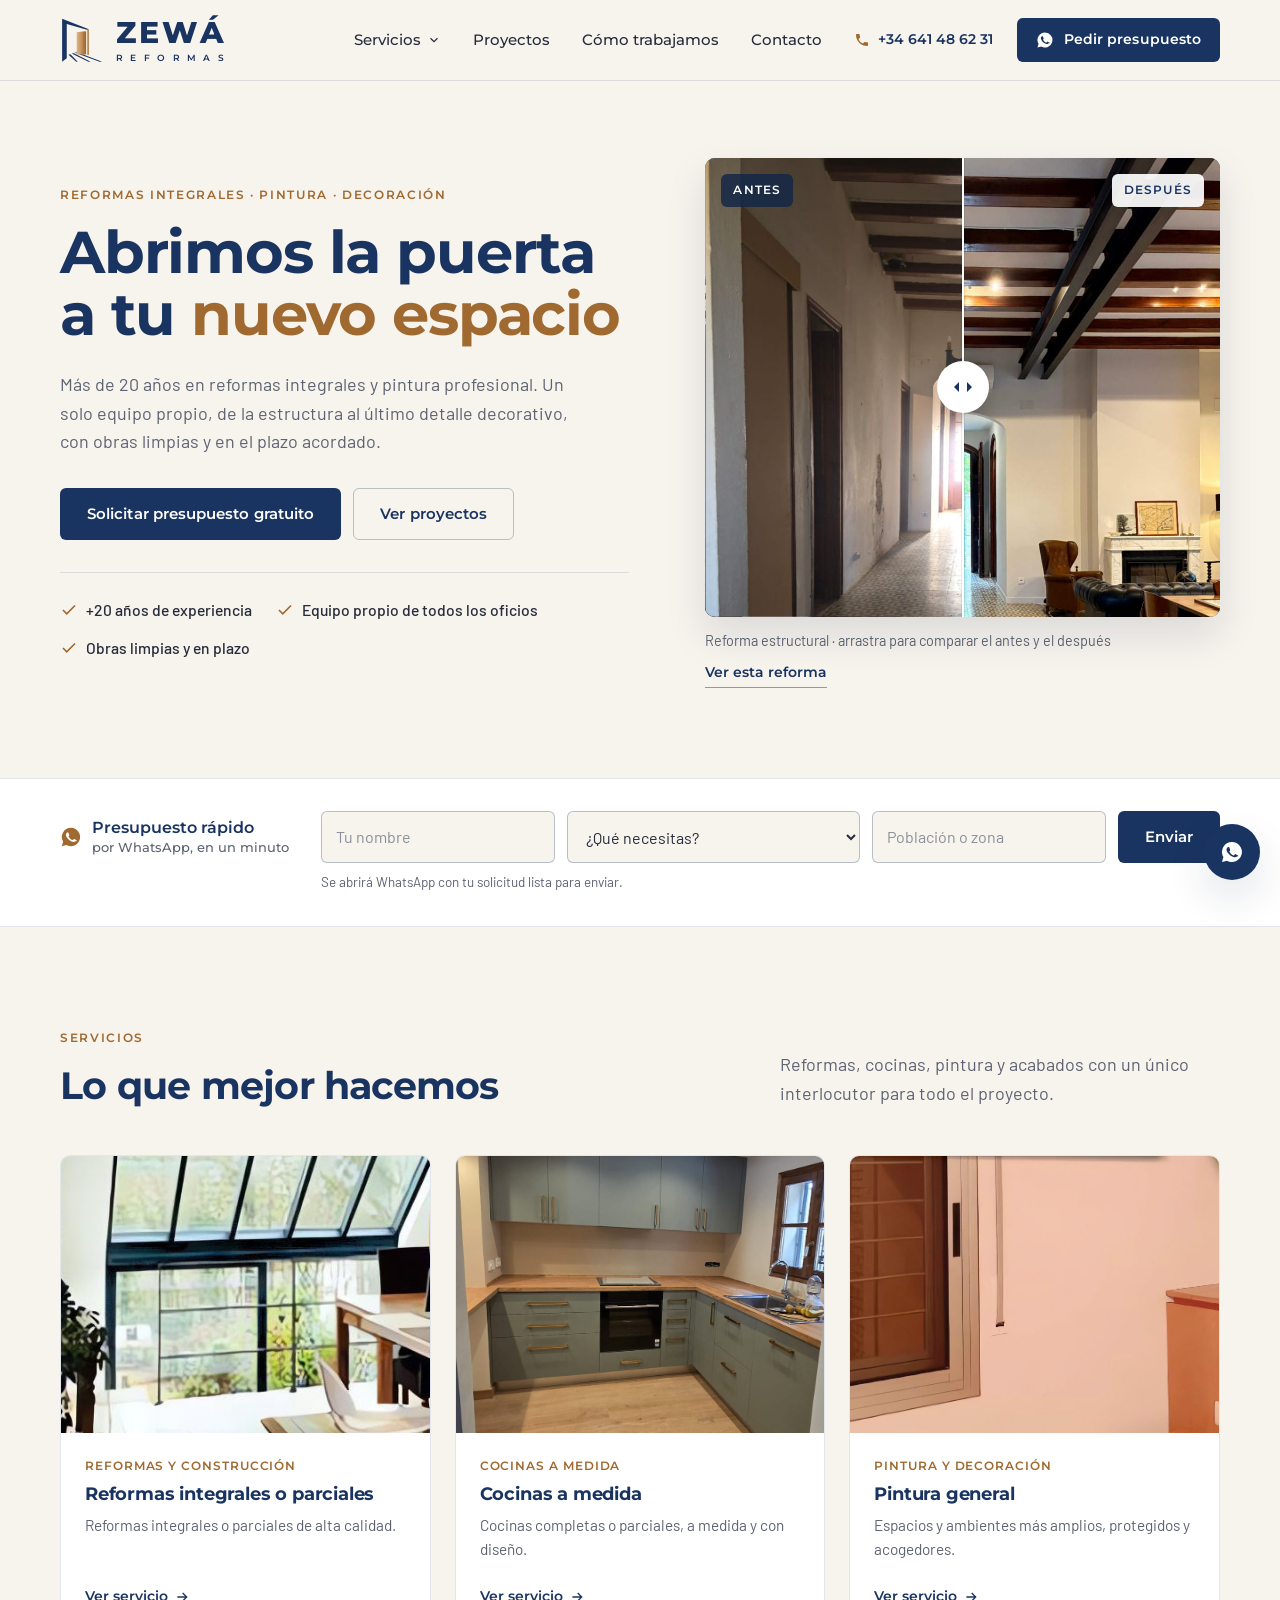
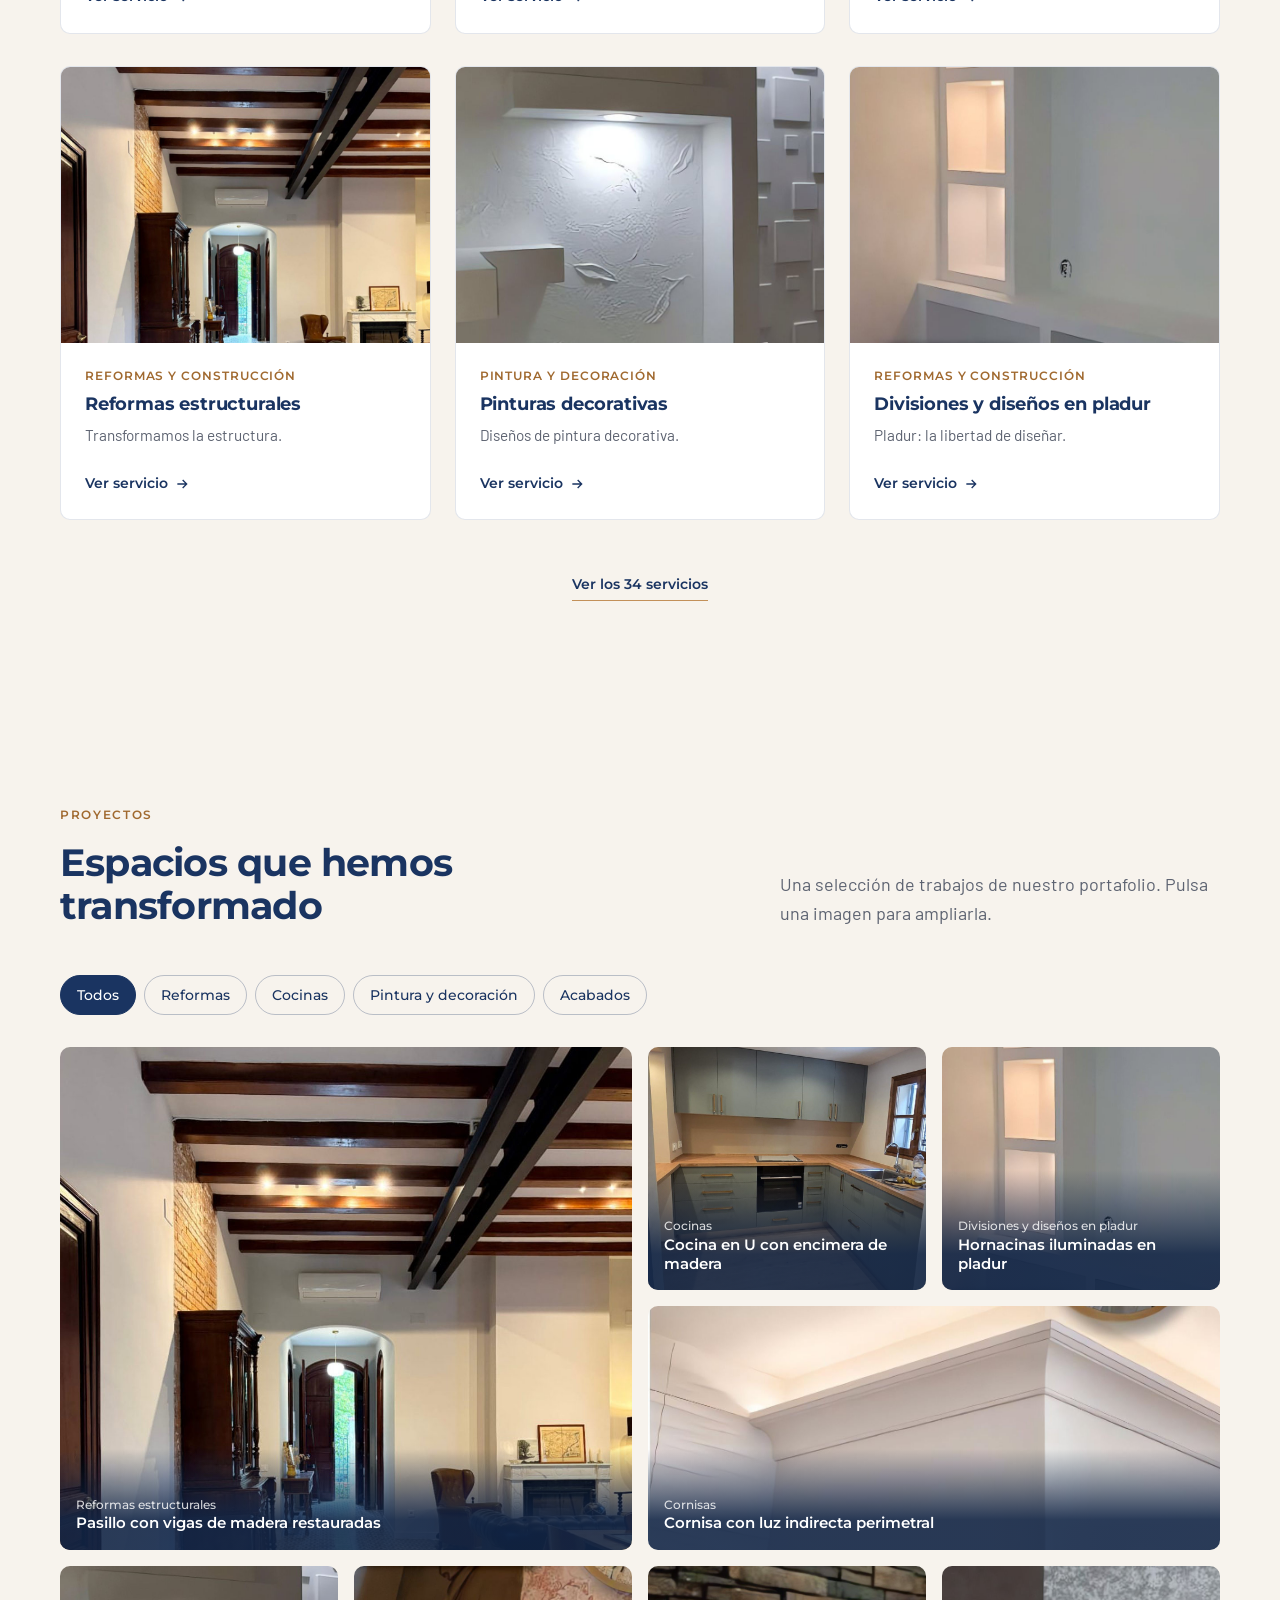
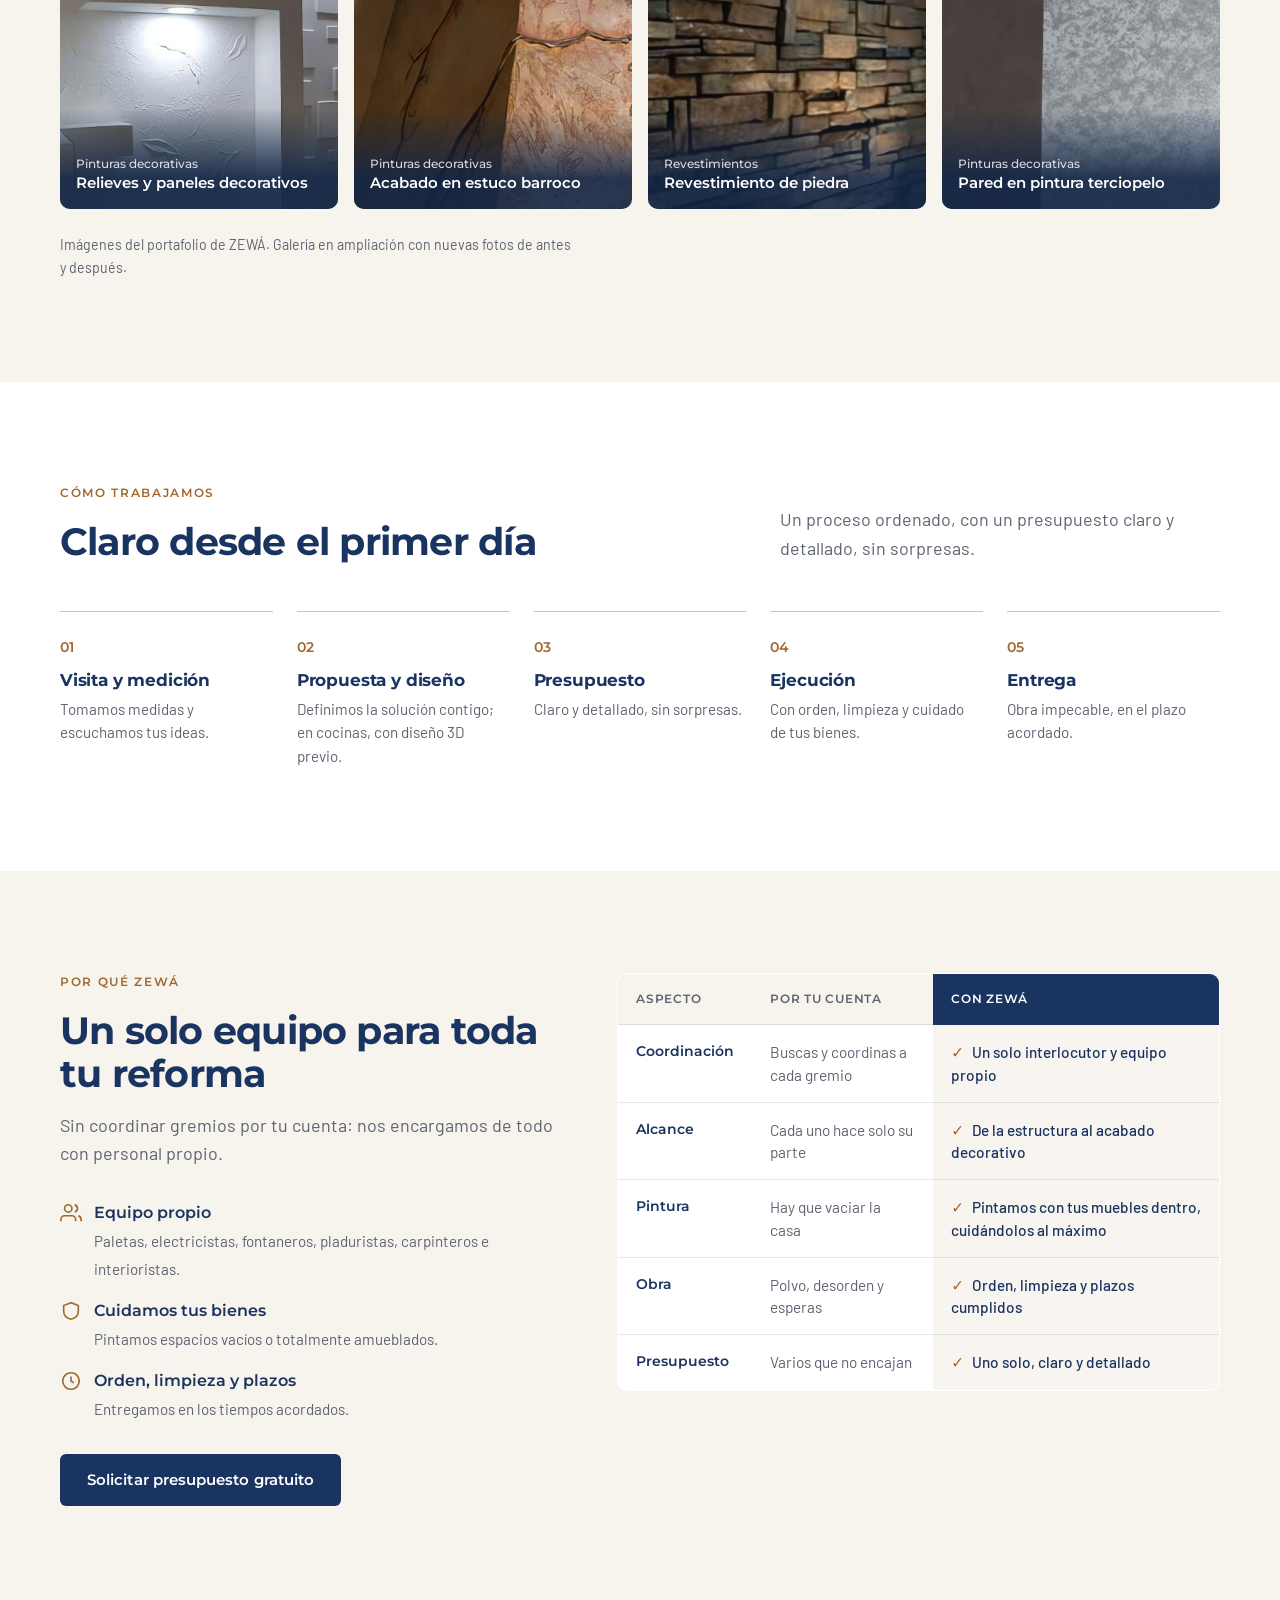
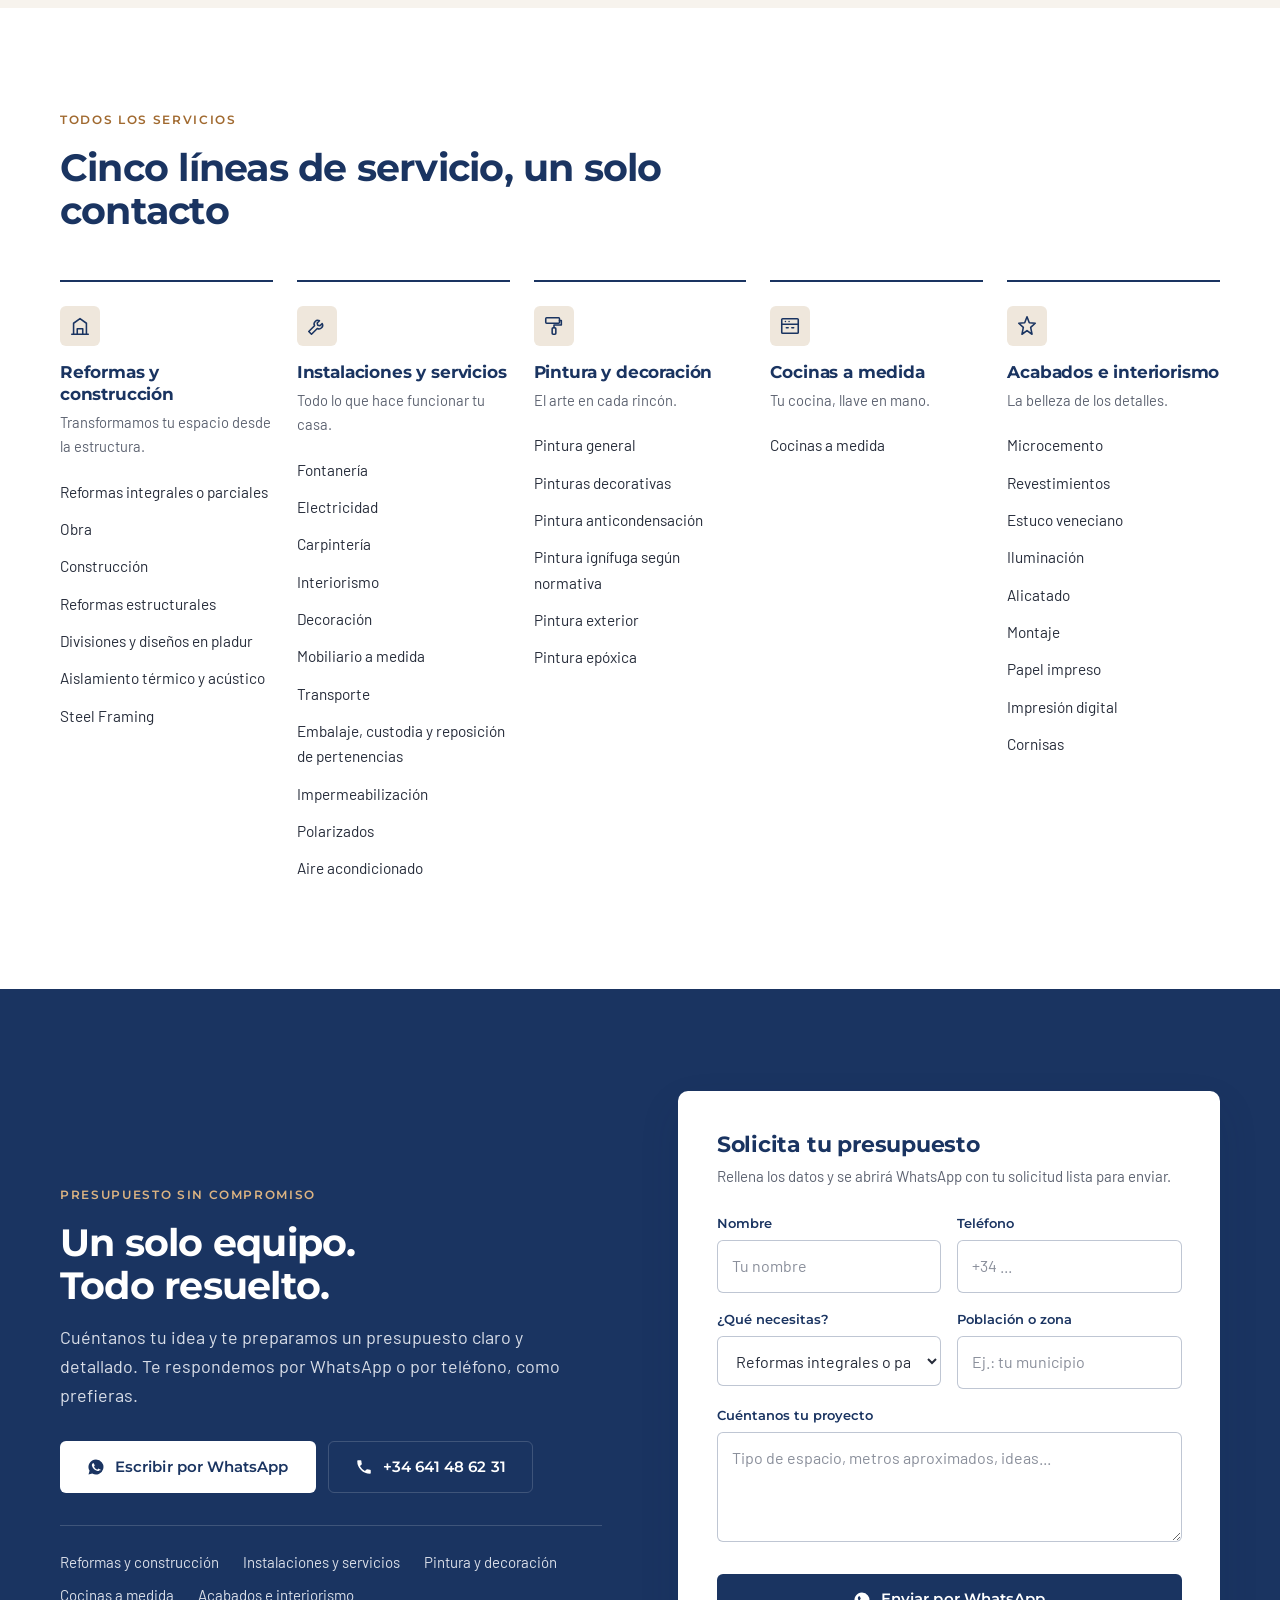
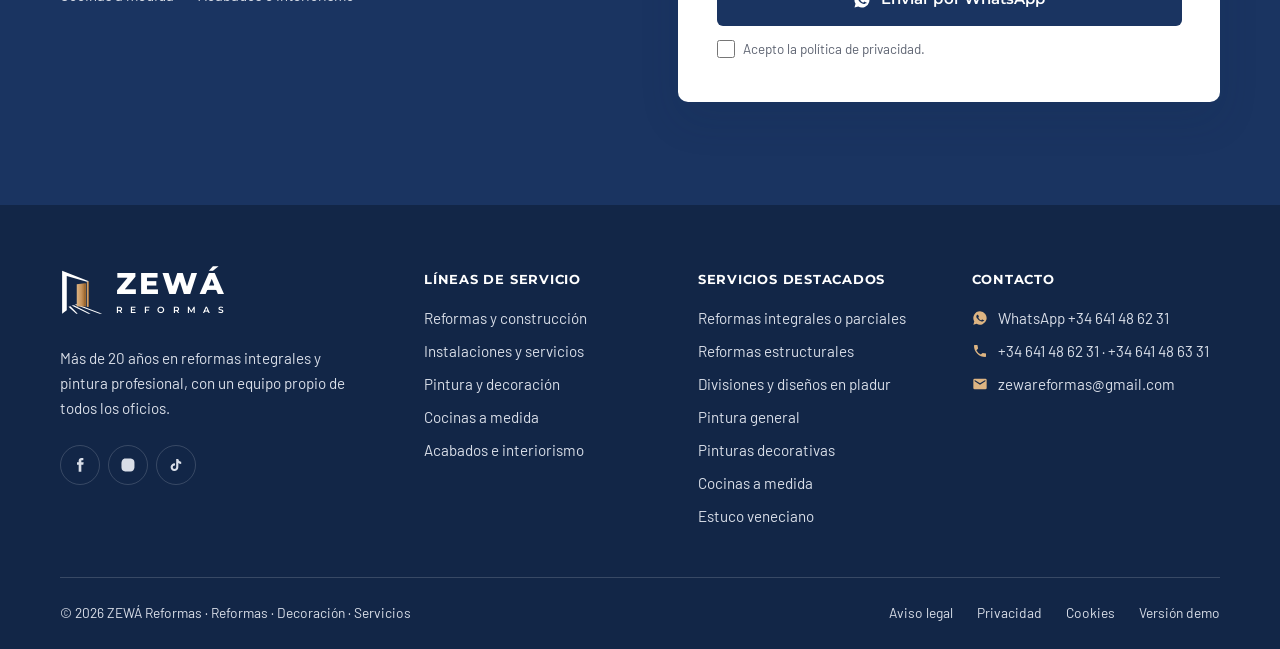
<file: index.html>
<!doctype html>
<html lang="es">
<head>
<meta charset="utf-8">
<meta name="viewport" content="width=device-width, initial-scale=1">
<title>ZEWÁ Reformas · Reformas integrales, pintura y decoración</title>
<meta name="description" content="Más de 20 años en reformas integrales y pintura profesional. Un equipo propio de todos los oficios, obras limpias y plazos cumplidos.">
<link rel="preconnect" href="https://fonts.googleapis.com">
<link rel="preconnect" href="https://fonts.gstatic.com" crossorigin>
<link href="https://fonts.googleapis.com/css2?family=Barlow:wght@400;500;600&family=Montserrat:wght@500;600;700;800&display=swap" rel="stylesheet">
<link rel="stylesheet" href="assets/zewa.css">
</head>
<body data-page="home">
<div id="chrome-header"></div>

<main id="contenido">

<!-- HERO -->
<section class="hero">
  <div class="wrap">
    <div class="reveal">
      <span class="eyebrow">Reformas integrales · Pintura · Decoración</span>
      <h1>Abrimos la puerta a tu <span>nuevo espacio</span></h1>
      <p class="lead">Más de 20 años en reformas integrales y pintura profesional. Un solo equipo propio, de la estructura al último detalle decorativo, con obras limpias y en el plazo acordado.</p>
      <div class="hero-ctas">
        <a class="btn btn-primary" href="#contacto">Solicitar presupuesto gratuito</a>
        <a class="btn btn-ghost" href="#proyectos">Ver proyectos</a>
      </div>
      <ul class="hero-points">
        <li><svg viewBox="0 0 24 24" aria-hidden="true"><path d="M20 6 9 17l-5-5"/></svg>+20 años de experiencia</li>
        <li><svg viewBox="0 0 24 24" aria-hidden="true"><path d="M20 6 9 17l-5-5"/></svg>Equipo propio de todos los oficios</li>
        <li><svg viewBox="0 0 24 24" aria-hidden="true"><path d="M20 6 9 17l-5-5"/></svg>Obras limpias y en plazo</li>
      </ul>
    </div>
    <figure class="hero-compare reveal">
      <div id="hero-compare"></div>
      <figcaption><span>Reforma estructural · arrastra para comparar el antes y el después</span><a class="link-more" href="servicio.html?s=reformas-estructurales">Ver esta reforma</a></figcaption>
    </figure>
  </div>
</section>

<!-- PRESUPUESTO RÁPIDO -->
<div class="quick-band">
  <div class="wrap">
    <form class="quick" data-wa-form>
      <div class="q-title"><svg viewBox="0 0 24 24" aria-hidden="true"><path d="M12 2a10 10 0 0 0-8.6 15.1L2 22l5-1.3A10 10 0 1 0 12 2zm5.3 14.1c-.2.6-1.3 1.2-1.8 1.2-.5.1-1 .1-3.3-.8-2.7-1.1-4.5-3.9-4.6-4-.1-.2-1.1-1.5-1.1-2.8s.7-2 1-2.3c.2-.3.5-.3.7-.3h.5c.2 0 .4 0 .6.5l.9 2.1c.1.2.1.4 0 .5l-.3.5-.4.5c-.2.1-.3.3-.1.6.2.3.8 1.3 1.7 2.1 1.2 1 2.1 1.3 2.4 1.5.3.1.5.1.6-.1l.9-1c.2-.3.4-.2.6-.1l2 1c.3.1.5.2.5.3.1.2.1.7-.1 1.3z"/></svg><span>Presupuesto rápido<small>por WhatsApp, en un minuto</small></span></div>
      <div class="q-grid">
        <input name="nombre" required placeholder="Tu nombre" aria-label="Tu nombre" autocomplete="name">
        <select name="servicio" id="q-serv" aria-label="¿Qué necesitas?"></select>
        <input name="zona" placeholder="Población o zona" aria-label="Población o zona">
        <button class="btn btn-primary" type="submit">Enviar</button>
      </div>
      <p class="q-help">Se abrirá WhatsApp con tu solicitud lista para enviar.</p>
    </form>
  </div>
</div>

<!-- SERVICIOS -->
<section id="destacados">
  <div class="wrap">
    <div class="sec-head reveal">
      <div><span class="eyebrow">Servicios</span><h2>Lo que mejor hacemos</h2></div>
      <p class="lead">Reformas, cocinas, pintura y acabados con un único interlocutor para todo el proyecto.</p>
    </div>
    <div class="pop" id="pop"></div>
    <div class="sec-foot reveal"><a class="link-more" href="#lineas" id="all-count">Ver todos los servicios</a></div>
  </div>
</section>

<!-- PROYECTOS -->
<section id="proyectos">
  <div class="wrap">
    <div class="sec-head reveal">
      <div><span class="eyebrow">Proyectos</span><h2>Espacios que hemos transformado</h2></div>
      <p class="lead">Una selección de trabajos de nuestro portafolio. Pulsa una imagen para ampliarla.</p>
    </div>
    <div class="filters reveal" data-target="#gal" role="group" aria-label="Filtrar proyectos">
      <button class="on" data-f="all">Todos</button>
      <button data-f="reformas">Reformas</button>
      <button data-f="cocinas">Cocinas</button>
      <button data-f="pintura">Pintura y decoración</button>
      <button data-f="acabados">Acabados</button>
    </div>
    <div class="gallery" id="gal"></div>
    <p class="gallery-note">Imágenes del portafolio de ZEWÁ. Galería en ampliación con nuevas fotos de antes y después.</p>
  </div>
</section>

<!-- PROCESO -->
<section class="bg-white" id="proceso">
  <div class="wrap">
    <div class="sec-head reveal">
      <div><span class="eyebrow">Cómo trabajamos</span><h2>Claro desde el primer día</h2></div>
      <p class="lead">Un proceso ordenado, con un presupuesto claro y detallado, sin sorpresas.</p>
    </div>
    <ol class="steps reveal">
      <li class="st"><b>01</b><h3>Visita y medición</h3><p>Tomamos medidas y escuchamos tus ideas.</p></li>
      <li class="st"><b>02</b><h3>Propuesta y diseño</h3><p>Definimos la solución contigo; en cocinas, con diseño 3D previo.</p></li>
      <li class="st"><b>03</b><h3>Presupuesto</h3><p>Claro y detallado, sin sorpresas.</p></li>
      <li class="st"><b>04</b><h3>Ejecución</h3><p>Con orden, limpieza y cuidado de tus bienes.</p></li>
      <li class="st"><b>05</b><h3>Entrega</h3><p>Obra impecable, en el plazo acordado.</p></li>
    </ol>
  </div>
</section>

<!-- POR QUÉ ZEWÁ -->
<section id="por-que">
  <div class="wrap why-grid">
    <div class="reveal">
      <span class="eyebrow">Por qué ZEWÁ</span>
      <h2>Un solo equipo para toda tu reforma</h2>
      <p class="lead">Sin coordinar gremios por tu cuenta: nos encargamos de todo con personal propio.</p>
      <ul class="trust">
        <li><svg viewBox="0 0 24 24" aria-hidden="true"><path d="M17 21v-2a4 4 0 0 0-4-4H5a4 4 0 0 0-4 4v2"/><circle cx="9" cy="7" r="4"/><path d="M23 21v-2a4 4 0 0 0-3-3.87M16 3.13a4 4 0 0 1 0 7.75"/></svg><div><b>Equipo propio</b><span>Paletas, electricistas, fontaneros, pladuristas, carpinteros e interioristas.</span></div></li>
        <li><svg viewBox="0 0 24 24" aria-hidden="true"><path d="M12 3 4 6v6c0 5 3.5 8 8 9 4.5-1 8-4 8-9V6z"/></svg><div><b>Cuidamos tus bienes</b><span>Pintamos espacios vacíos o totalmente amueblados.</span></div></li>
        <li><svg viewBox="0 0 24 24" aria-hidden="true"><circle cx="12" cy="12" r="9"/><path d="M12 7v5l3 2"/></svg><div><b>Orden, limpieza y plazos</b><span>Entregamos en los tiempos acordados.</span></div></li>
      </ul>
      <a class="btn btn-primary" href="#contacto">Solicitar presupuesto gratuito</a>
    </div>
    <div class="reveal">
      <table class="vs-table">
        <caption class="sr-only">Comparativa entre coordinar gremios por tu cuenta y trabajar con ZEWÁ</caption>
        <thead><tr><th scope="col">Aspecto</th><th scope="col">Por tu cuenta</th><th scope="col" class="us">Con ZEWÁ</th></tr></thead>
        <tbody>
          <tr><td>Coordinación</td><td class="them">Buscas y coordinas a cada gremio</td><td class="us">Un solo interlocutor y equipo propio</td></tr>
          <tr><td>Alcance</td><td class="them">Cada uno hace solo su parte</td><td class="us">De la estructura al acabado decorativo</td></tr>
          <tr><td>Pintura</td><td class="them">Hay que vaciar la casa</td><td class="us">Pintamos con tus muebles dentro, cuidándolos al máximo</td></tr>
          <tr><td>Obra</td><td class="them">Polvo, desorden y esperas</td><td class="us">Orden, limpieza y plazos cumplidos</td></tr>
          <tr><td>Presupuesto</td><td class="them">Varios que no encajan</td><td class="us">Uno solo, claro y detallado</td></tr>
        </tbody>
      </table>
    </div>
  </div>
</section>

<!-- LÍNEAS DE SERVICIO -->
<section class="bg-white" id="lineas">
  <div class="wrap">
    <div class="sec-head reveal">
      <div><span class="eyebrow">Todos los servicios</span><h2>Cinco líneas de servicio, un solo contacto</h2></div>
    </div>
    <div class="lines-grid" id="lines"></div>
  </div>
</section>

<div id="chrome-cta"></div>
</main>

<div id="chrome-footer"></div>

<script src="assets/app.js"></script>
<script>
renderChrome();

document.getElementById('q-serv').innerHTML = '<option value="" disabled selected>¿Qué necesitas?</option>' + serviceOptions();
document.getElementById('hero-compare').outerHTML = compareHTML('antes.jpg', 'despues.jpg');
document.getElementById('all-count').textContent = `Ver los ${SERVICES.length} servicios`;

const POP = ['reformas-integrales', 'cocinas', 'pintura', 'reformas-estructurales', 'pinturas-decorativas', 'pladur'];
document.getElementById('pop').innerHTML = POP.map(k => pcard(SERVICES.find(s => s.slug === k))).join('');

document.getElementById('lines').innerHTML = GROUPS.map(g => `
  <div class="line reveal" id="linea-${g.id}">
    <div class="ico"><svg viewBox="0 0 24 24" aria-hidden="true">${g.icon}</svg></div>
    <h3>${g.name}</h3><p>${g.desc}</p>
    <ul>${byGroup(g.id).map(s => `<li><a href="${url(s)}">${s.name}</a></li>`).join('')}</ul>
  </div>`).join('');

// Solo fotografías del portafolio de ZEWÁ (sin imágenes de stock)
const G = [
  ['despues.jpg','Pasillo con vigas de madera restauradas','Reformas estructurales','reformas','big'],
  ['cocina2.jpg','Cocina en U con encimera de madera','Cocinas','cocinas'],
  ['pladur.jpg','Hornacinas iluminadas en pladur','Divisiones y diseños en pladur','reformas'],
  ['cornisas.jpg','Cornisa con luz indirecta perimetral','Cornisas','acabados','wide'],
  ['decorativa.jpg','Relieves y paneles decorativos','Pinturas decorativas','pintura'],
  ['barroco.jpg','Acabado en estuco barroco','Pinturas decorativas','pintura'],
  ['revestimiento.jpg','Revestimiento de piedra','Revestimientos','acabados'],
  ['terciopelo.jpg','Pared en pintura terciopelo','Pinturas decorativas','pintura']
];
document.getElementById('gal').innerHTML = G.map(([img, t, label, cat, size]) =>
  gitem(img, t, label, cat, size === 'big').replace('class="gitem', size === 'wide' ? 'class="gitem wide' : 'class="gitem')).join('');

initBehaviors();
</script>
</body>
</html>
</file>
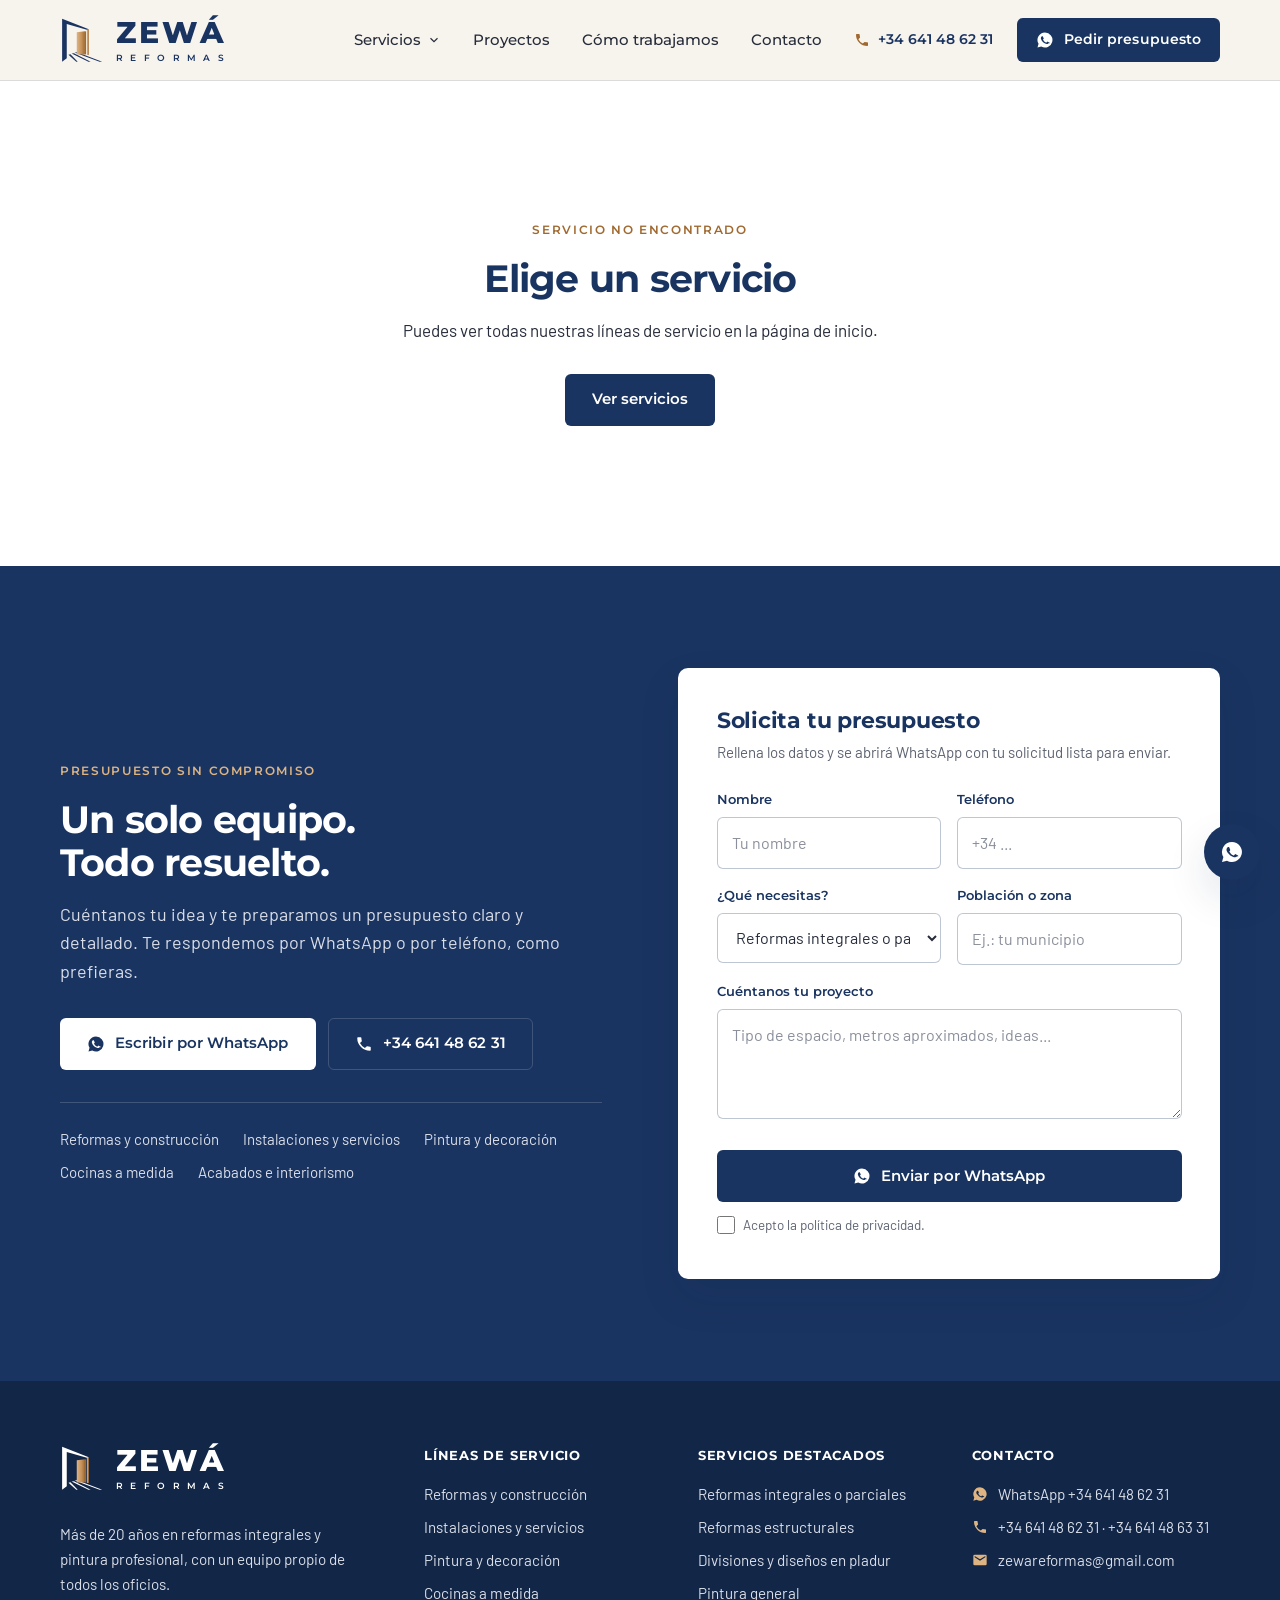
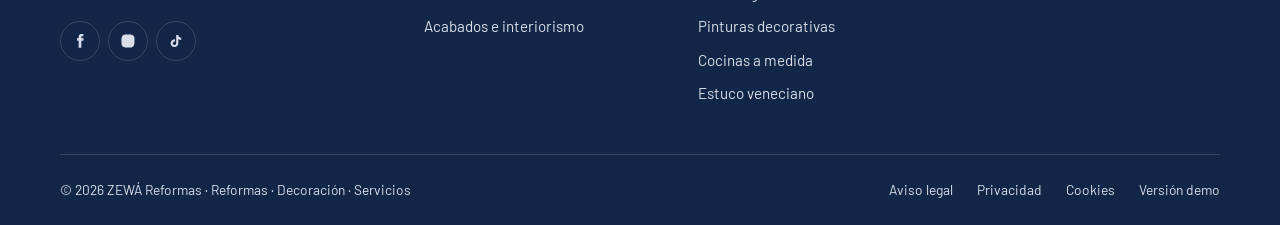
<file: servicio.html>
<!doctype html>
<html lang="es">
<head>
<meta charset="utf-8">
<meta name="viewport" content="width=device-width, initial-scale=1">
<title>Servicios · ZEWÁ Reformas</title>
<link rel="preconnect" href="https://fonts.googleapis.com">
<link rel="preconnect" href="https://fonts.gstatic.com" crossorigin>
<link href="https://fonts.googleapis.com/css2?family=Barlow:wght@400;500;600&family=Montserrat:wght@500;600;700;800&display=swap" rel="stylesheet">
<link rel="stylesheet" href="assets/zewa.css">
</head>
<body data-page="service">
<div id="chrome-header"></div>
<main id="contenido"></main>
<div id="chrome-footer"></div>

<script src="assets/app.js"></script>
<script>
const asked = new URLSearchParams(location.search).get('s');
const slug = ALIASES[asked] || asked;
const s = SERVICES.find(x => x.slug === slug);
const main = document.getElementById('contenido');

if (!s) {
  main.innerHTML = `<section class="notfound"><div class="wrap"><span class="eyebrow">Servicio no encontrado</span><h2>Elige un servicio</h2><p>Puedes ver todas nuestras líneas de servicio en la página de inicio.</p><a class="btn btn-primary" href="index.html#lineas">Ver servicios</a></div></section><div id="chrome-cta"></div>`;
} else {
  const g = groupOf(s.group);
  document.title = `${s.name} · ZEWÁ Reformas`;
  const waMsg = `Hola ZEWÁ, quiero un presupuesto de ${s.name}.`;
  const kitchen = s.kitchen ? `
  <section><div class="wrap k-grid">
    <div class="reveal">
      <span class="eyebrow">Qué incluye</span><h2>Tu cocina, completa</h2>
      <div class="includes" style="margin-top:var(--s6)">
        <div><b>Muebles a medida</b>Melamina, laca o madera natural.</div>
        <div><b>Encimeras</b>Cuarzo, granito, porcelánico o madera.</div>
        <div><b>Herrajes</b>Cierre suave, extraíbles y organizadores.</div>
        <div><b>Electrodomésticos</b>Integración y conexión.</div>
        <div><b>Instalación completa</b>Montaje, fontanería, electricidad e iluminación.</div>
      </div>
    </div>
    <div class="reveal">
      <span class="eyebrow">Distribuciones</span><h2>Para cualquier espacio</h2>
      <div class="dist" style="margin-top:var(--s6)">
        ${[['Lineal','<rect x="10" y="10" width="44" height="8"/>'],['En L','<rect x="10" y="10" width="44" height="8"/><rect x="10" y="10" width="8" height="40"/>'],['En U','<rect x="10" y="10" width="44" height="8"/><rect x="10" y="10" width="8" height="40"/><rect x="46" y="10" width="8" height="40"/>'],['Paralela','<rect x="10" y="10" width="44" height="8"/><rect x="10" y="44" width="44" height="8"/>'],['Con isla','<rect x="10" y="10" width="44" height="8"/><rect x="20" y="34" width="24" height="10" fill="#1A3461"/>']]
          .map(([n, r]) => `<div><svg viewBox="0 0 64 64"><rect x="4" y="4" width="56" height="56" rx="3" fill="none" stroke="#1A3461" stroke-width="2.5"/><g fill="#C39059">${r}</g></svg>${n}</div>`).join('')}
      </div>
      <div class="kitchen-done">¡Tu cocina, llave en mano!</div>
    </div>
  </div></section>
  <section data-join style="padding-top:0"><div class="wrap">
    <div class="sec-head reveal"><div><span class="eyebrow">Nuestro proceso</span><h2>De la medición a la entrega</h2></div><p class="lead">Pide tu diseño y presupuesto sin compromiso.</p></div>
    <ol class="steps reveal">
      <li class="st"><b>01</b><h3>Visita y medición</h3><p>Tomamos medidas y escuchamos tus ideas.</p></li>
      <li class="st"><b>02</b><h3>Diseño 3D</h3><p>Ves tu cocina antes de fabricarla.</p></li>
      <li class="st"><b>03</b><h3>Presupuesto</h3><p>Claro y detallado, sin sorpresas.</p></li>
      <li class="st"><b>04</b><h3>Fabricación</h3><p>Muebles a medida con acabados de calidad.</p></li>
      <li class="st"><b>05</b><h3>Instalación</h3><p>Montaje, conexiones y entrega lista para usar.</p></li>
    </ol>
  </div></section>` : '';

  const subtypes = s.subtypes ? `
  <section><div class="wrap">
    <div class="sec-head reveal"><div><span class="eyebrow">Técnicas</span><h2>Elige tu acabado</h2></div><p class="lead">¡Y muchísimo más! Te asesoramos para elegir la técnica ideal para tu espacio.</p></div>
    <div class="subtypes">${s.subtypes.map(([n, d]) => `<div class="subtype reveal"><small>Pintura decorativa</small><h3>${n}</h3><p>${d}</p></div>`).join('')}</div>
  </div></section>` : '';

  const beforeAfter = s.ba
    ? `<div style="max-width:900px">${compareHTML(s.ba.before, s.ba.after)}</div>`
    : `<div class="ba-ph reveal">
        <div class="ph">${IC.cam}<b>Antes</b><span>Estado inicial del espacio. Estamos incorporando fotografías de nuestras obras.</span></div>
        <div class="ph">${IC.cam}<b>Después</b><span>Resultado final del mismo espacio, para que compares el cambio.</span></div>
      </div>`;
  const extra = s.extra ? `<div class="ba-extra">${s.extra.map(e => gitem(e.img, e.t, s.name, '', false)).join('')}</div>` : '';

  const related = SERVICES.filter(x => x.group === s.group && x.slug !== s.slug);
  const relatedList = [...related, ...SERVICES.filter(x => x.featured && x.group !== s.group)].slice(0, 4);

  main.innerHTML = `
  <section class="s-hero">
    <div class="wrap">
      <div class="reveal">
        <nav class="crumbs" aria-label="Migas de pan"><a href="index.html">Inicio</a><span>/</span><a href="index.html#linea-${g.id}">${g.name}</a><span>/</span>${s.name}</nav>
        <span class="eyebrow">${g.name}</span>
        <h1>${s.name}</h1>
        <p class="lead">${s.lead}</p>
        <p class="desc">${s.desc}</p>
        <div class="btns">
          <a class="btn btn-primary" href="${waLink(waMsg)}" target="_blank" rel="noopener">${IC.wa}Solicitar presupuesto</a>
          <a class="btn btn-ghost" href="tel:${ZEWA.tel}">${IC.tel}Llamar ahora</a>
        </div>
      </div>
      <div class="s-media reveal">${media(s)}</div>
    </div>
  </section>

  <section><div class="wrap">
    <div class="sec-head reveal"><div><span class="eyebrow">Qué te ofrecemos</span><h2>${s.name}, a tu medida</h2></div><p class="lead">Con el mismo equipo propio que se encarga de toda tu reforma.</p></div>
    <div class="points">${s.points.map(p => `<div class="point reveal">${IC.check}<b>${p}</b></div>`).join('')}</div>
  </div></section>

  ${kitchen}${subtypes}

  <section id="antes-despues"><div class="wrap">
    <div class="sec-head reveal"><div><span class="eyebrow">Antes y después</span><h2>La transformación, en imágenes</h2></div><p class="lead">${s.ba ? 'Desliza para comparar. Haz clic en las fotos para ampliarlas.' : 'Galería en preparación: aquí verás el antes y el después de nuestras obras de este servicio.'}</p></div>
    ${beforeAfter}${extra}
  </div></section>

  <section><div class="wrap">
    <div class="sec-head reveal"><div><span class="eyebrow">${related.length ? g.name : 'Otros servicios'}</span><h2>También te puede interesar</h2></div><a class="link-more" href="index.html#lineas">Ver todos los servicios</a></div>
    <div class="related">${relatedList.map(pcard).join('')}</div>
  </div></section>

  <div id="chrome-cta" data-service="${s.name}"></div>`;
}

// fondos alternos entre secciones (las marcadas con data-join continúan la anterior)
let alt = true;
main.querySelectorAll(':scope > section:not(.s-hero)').forEach(sec => {
  if (!sec.hasAttribute('data-join')) alt = !alt;
  sec.classList.add(alt ? 'bg-paper' : 'bg-white');
});

renderChrome();
initBehaviors();
</script>
</body>
</html>
</file>
<file: assets/zewa.css>
/* =========================================================
   ZEWÁ Reformas · sistema visual
   ========================================================= */
:root{
  /* color */
  --navy:#1A3461; --navy-900:#122647; --navy-700:#26457A;
  --gold:#DDB482; --bronze:#C39059; --copper:#A0692F;
  --paper:#F7F3ED; --cream:#EFE7DC; --white:#FFFFFF;
  --ink:#262C3A; --muted:#5D6371; --on-dark:#D9DEE8;
  --line:rgba(26,52,97,.12); --line-strong:rgba(26,52,97,.28); --line-dark:rgba(255,255,255,.16);
  /* espaciado */
  --s1:4px; --s2:8px; --s3:12px; --s4:16px; --s5:24px; --s6:32px; --s7:48px; --s8:64px; --s9:96px;
  --section:clamp(64px,8vw,112px);
  /* forma */
  --radius:6px; --radius-lg:10px;
  --sh-1:0 1px 2px rgba(18,38,71,.05),0 4px 14px rgba(18,38,71,.06);
  --sh-2:0 18px 40px rgba(18,38,71,.12);
  /* layout */
  --wrap:1240px; --gutter:clamp(16px,4vw,40px);
  --ease:cubic-bezier(.2,.7,.2,1);
}
*{box-sizing:border-box;margin:0;padding:0}
html{scroll-behavior:smooth;scroll-padding-top:96px;-webkit-text-size-adjust:100%}
body{font-family:'Barlow',system-ui,sans-serif;color:var(--ink);background:var(--paper);font-size:17px;line-height:1.65;-webkit-font-smoothing:antialiased;overflow-x:hidden}
img{display:block;max-width:100%}
a{color:inherit;text-decoration:none}
button,input,select,textarea{font:inherit;color:inherit}
:focus-visible{outline:3px solid var(--gold);outline-offset:3px;border-radius:2px}
.wrap{max-width:var(--wrap);margin:0 auto;padding:0 var(--gutter)}
section{padding:var(--section) 0}
.skip{position:absolute;left:-999px;top:0;background:var(--navy);color:var(--white);padding:10px 16px;z-index:100}
.skip:focus{left:10px}

/* ---------- tipografía ---------- */
h1,h2,h3,h4{font-family:'Montserrat',sans-serif;color:var(--navy);letter-spacing:-.02em;font-weight:700}
h1{font-size:clamp(2.3rem,4.6vw,3.9rem);line-height:1.06}
h2{font-size:clamp(1.8rem,3vw,2.6rem);line-height:1.12}
h3{font-size:1.15rem;line-height:1.3;letter-spacing:-.01em}
p{max-width:64ch}
.eyebrow{display:block;font-family:'Montserrat',sans-serif;font-weight:600;font-size:.74rem;letter-spacing:.14em;text-transform:uppercase;color:var(--copper);margin-bottom:var(--s4)}
.lead{font-size:clamp(1.05rem,1.4vw,1.2rem);line-height:1.6;color:var(--muted);max-width:52ch}
.muted{color:var(--muted)}
.on-dark{background:var(--navy);color:var(--on-dark)}
.on-dark h2,.on-dark h3{color:var(--white)}
.on-dark .eyebrow{color:var(--gold)}
.on-dark .lead{color:var(--on-dark)}

/* cabecera de sección */
.sec-head{display:flex;justify-content:space-between;align-items:flex-end;gap:var(--s6);margin-bottom:var(--s7)}
.sec-head>div{max-width:640px}
.sec-head .lead{max-width:44ch}

/* ---------- botones ---------- */
.btn{display:inline-flex;align-items:center;justify-content:center;gap:10px;min-height:52px;padding:0 26px;border-radius:var(--radius);border:1.5px solid transparent;font-family:'Montserrat',sans-serif;font-weight:600;font-size:.92rem;letter-spacing:.005em;line-height:1;cursor:pointer;white-space:nowrap;transition:background .2s,color .2s,border-color .2s,transform .2s var(--ease)}
.btn svg{width:18px;height:18px;flex:none}
.btn-primary{background:var(--navy);color:var(--white)}
.btn-primary:hover{background:var(--navy-900);transform:translateY(-1px)}
.btn-ghost{background:transparent;border-color:var(--line-strong);color:var(--navy)}
.btn-ghost:hover{border-color:var(--navy);background:var(--white)}
.btn-light,.btn-gold{background:var(--white);color:var(--navy)}
.btn-light:hover,.btn-gold:hover{background:var(--cream);transform:translateY(-1px)}
.on-dark .btn-ghost{border-color:var(--line-dark);color:var(--white)}
.on-dark .btn-ghost:hover{border-color:var(--white);background:transparent}
.btn-sm{min-height:44px;padding:0 18px;font-size:.86rem}
.link-more{display:inline-flex;align-items:center;gap:8px;font-family:'Montserrat',sans-serif;font-weight:600;font-size:.9rem;color:var(--navy);border-bottom:1.5px solid var(--bronze);padding-bottom:3px;transition:color .2s,border-color .2s}
.link-more:hover{color:var(--copper);border-color:var(--copper)}
.on-dark .link-more{color:var(--white)}

/* ---------- marca ---------- */
.brand{display:inline-flex;align-items:center;gap:12px;line-height:1;flex:none}
.brand svg{height:46px;width:44px;flex:none}
.brand .txt{display:inline-flex;flex-direction:column}
.brand .word{font-family:'Montserrat',sans-serif;font-weight:800;font-size:1.85rem;letter-spacing:.1em;margin-right:-.1em;color:var(--navy)}
.brand .sub{display:flex;justify-content:space-between;font-family:'Montserrat',sans-serif;font-weight:600;font-size:.58rem;color:var(--navy);margin-top:6px}
.brand.light .word,.brand.light .sub{color:var(--white)}

/* ---------- cabecera ---------- */
header.site{position:sticky;top:0;z-index:50;background:rgba(247,243,237,.94);backdrop-filter:saturate(1.2) blur(12px);-webkit-backdrop-filter:saturate(1.2) blur(12px);border-bottom:1px solid var(--line)}
header.site>.wrap{display:flex;align-items:center;gap:var(--s6);height:80px}
.mainnav{margin-left:auto}
.mainnav>ul{display:flex;gap:var(--s6);list-style:none;align-items:center}
.mainnav>ul>li>a,.mainnav .drop-btn{position:relative;display:inline-flex;align-items:center;gap:6px;padding:28px 0;background:none;border:0;cursor:pointer;font-family:'Montserrat',sans-serif;font-weight:500;font-size:.92rem;color:var(--ink);white-space:nowrap;transition:color .2s}
.mainnav>ul>li>a:hover,.mainnav .drop-btn:hover,.mainnav>ul>li>a.active{color:var(--navy)}
.mainnav>ul>li>a::after{content:"";position:absolute;left:0;right:0;bottom:20px;height:1.5px;background:var(--navy);transform:scaleX(0);transform-origin:left;transition:transform .25s var(--ease)}
.mainnav>ul>li>a:hover::after{transform:scaleX(1)}
.drop-btn svg{width:14px;height:14px;stroke:currentColor;fill:none;stroke-width:2;transition:transform .25s}
.has-mega:hover .drop-btn svg,.has-mega.open .drop-btn svg{transform:rotate(180deg)}
.mega{position:absolute;left:0;right:0;top:100%;background:var(--white);border-top:1px solid var(--line);box-shadow:var(--sh-2);opacity:0;visibility:hidden;transform:translateY(6px);transition:opacity .2s,transform .2s,visibility .2s}
.has-mega:hover .mega,.has-mega.open .mega,.has-mega:focus-within .mega{opacity:1;visibility:visible;transform:none}
.mega .wrap{display:grid;grid-template-columns:repeat(5,1fr);gap:var(--s6);padding-top:var(--s6);padding-bottom:var(--s6)}
.mega h4{font-size:.78rem;letter-spacing:.06em;text-transform:uppercase;color:var(--copper);margin-bottom:var(--s3);padding-bottom:var(--s3);border-bottom:1px solid var(--line)}
.mega h4 a:hover{color:var(--navy)}
.mega ul{list-style:none;display:grid;gap:2px}
.mega ul a{display:block;padding:5px 0;font-size:.96rem;color:var(--ink);transition:color .2s}
.mega ul a:hover{color:var(--navy);text-decoration:underline;text-underline-offset:3px;text-decoration-color:var(--bronze)}
.mega .mega-foot{grid-column:1/-1;display:flex;justify-content:space-between;align-items:center;gap:var(--s4);padding-top:var(--s5);border-top:1px solid var(--line);font-size:.95rem;color:var(--muted)}
.head-actions{display:flex;align-items:center;gap:var(--s5)}
.head-tel{display:inline-flex;align-items:center;gap:8px;white-space:nowrap;font-family:'Montserrat',sans-serif;font-weight:600;font-size:.9rem;color:var(--navy)}
.head-tel svg{width:16px;height:16px;fill:var(--copper)}
.head-tel:hover{color:var(--copper)}
.menu-btn{display:none;width:44px;height:44px;background:none;border:0;cursor:pointer;padding:9px}
.menu-btn span{display:block;width:26px;height:2px;background:var(--navy);margin:5px 0;transition:transform .3s,opacity .3s}
.menu-open .menu-btn span:nth-child(1){transform:translateY(7px) rotate(45deg)}
.menu-open .menu-btn span:nth-child(2){opacity:0}
.menu-open .menu-btn span:nth-child(3){transform:translateY(-7px) rotate(-45deg)}

/* ---------- hero ---------- */
.hero{padding:clamp(40px,6vw,88px) 0 clamp(56px,7vw,104px)}
.hero>.wrap{display:grid;grid-template-columns:1.05fr .95fr;gap:clamp(32px,6vw,88px);align-items:center}
.hero h1{margin-bottom:var(--s5)}
.hero h1 span{color:var(--copper)}
.hero .lead{margin-bottom:var(--s6)}
.hero-ctas{display:flex;flex-wrap:wrap;gap:var(--s3)}
.hero-points{list-style:none;display:flex;flex-wrap:wrap;gap:var(--s3) var(--s5);margin-top:var(--s6);padding-top:var(--s5);border-top:1px solid var(--line)}
.hero-points li{display:flex;align-items:center;gap:8px;font-weight:500;color:var(--ink);font-size:.98rem}
.hero-points svg{width:18px;height:18px;stroke:var(--copper);fill:none;stroke-width:2.2;flex:none}
.hero-photo{position:relative;margin:0}
.hero-compare{margin:0}
.hero-compare .compare{box-shadow:var(--sh-2)}
.hero-compare figcaption{display:flex;justify-content:space-between;align-items:center;flex-wrap:wrap;gap:var(--s2) var(--s4);margin-top:var(--s3);font-size:.9rem;color:var(--muted)}
.hero-photo img{width:100%;aspect-ratio:4/5;max-height:640px;object-fit:cover;object-position:center 60%;border-radius:var(--radius-lg)}
.hero-photo figcaption{position:absolute;left:var(--s4);bottom:var(--s4);background:rgba(255,255,255,.94);color:var(--navy);font-family:'Montserrat',sans-serif;font-weight:600;font-size:.82rem;padding:10px 14px;border-radius:var(--radius);box-shadow:var(--sh-1)}
.hero-photo figcaption small{display:block;font-weight:500;color:var(--muted);font-size:.74rem;margin-bottom:2px}

/* formulario rápido (franja) */
.quick-band{background:var(--white);border-top:1px solid var(--line);border-bottom:1px solid var(--line);padding:var(--s6) 0}
.quick{display:grid;grid-template-columns:auto 1fr;gap:var(--s4) var(--s6);align-items:center}
.quick .q-title{font-family:'Montserrat',sans-serif;font-weight:600;color:var(--navy);font-size:1rem;line-height:1.3;display:flex;align-items:center;gap:10px}
.quick .q-title svg{width:22px;height:22px;fill:var(--copper);flex:none}
.quick .q-title small{display:block;font-weight:500;font-size:.82rem;color:var(--muted)}
.quick .q-grid{display:grid;grid-template-columns:1fr 1.25fr 1fr auto;gap:var(--s3)}
.quick .q-help{grid-column:2;font-size:.84rem;color:var(--muted);margin-top:calc(-1 * var(--s2))}

/* campos */
.quick input,.quick select,.field input,.field select,.field textarea{width:100%;min-width:0;min-height:50px;padding:12px 14px;border:1px solid var(--line-strong);border-radius:var(--radius);background:var(--white);color:var(--ink);font-size:1rem;transition:border-color .2s,box-shadow .2s}
.quick input,.quick select{background:var(--paper)}
.field textarea{min-height:110px;resize:vertical}
.quick input:focus,.quick select:focus,.field input:focus,.field select:focus,.field textarea:focus{outline:none;border-color:var(--navy);box-shadow:0 0 0 3px rgba(221,180,130,.45)}
::placeholder{color:#8A8F9B}

/* ---------- tarjetas de servicio (familia única) ---------- */
.pop,.related{display:grid;grid-template-columns:repeat(3,1fr);gap:var(--s6) var(--s5)}
.related{grid-template-columns:repeat(4,1fr)}
.pcard{display:flex;flex-direction:column;background:var(--white);border:1px solid var(--line);border-radius:var(--radius-lg);overflow:hidden;transition:box-shadow .3s var(--ease),transform .3s var(--ease),border-color .3s}
.pcard:hover{box-shadow:var(--sh-2);transform:translateY(-3px);border-color:transparent}
.pcard .img{aspect-ratio:4/3;overflow:hidden;background:var(--cream)}
.pcard img{width:100%;height:100%;object-fit:cover;transition:transform .6s var(--ease)}
.ph-media{width:100%;height:100%;display:flex;flex-direction:column;align-items:center;justify-content:center;gap:var(--s3);background:var(--cream);color:var(--muted);font-family:'Montserrat',sans-serif;font-weight:500;font-size:.82rem}
.ph-media svg{width:40px;height:40px;stroke:var(--bronze);fill:none;stroke-width:1.5;stroke-linecap:round;stroke-linejoin:round}
.s-media .ph-media{aspect-ratio:4/3;border-radius:var(--radius-lg)}
.pcard:hover img{transform:scale(1.04)}
.pcard .b{display:flex;flex-direction:column;flex:1;padding:var(--s5)}
.pcard small{font-family:'Montserrat',sans-serif;font-weight:600;font-size:.72rem;letter-spacing:.08em;text-transform:uppercase;color:var(--copper);margin-bottom:6px}
.pcard h3{margin-bottom:var(--s2);transition:color .2s}
.pcard:hover h3{color:var(--copper)}
.pcard p{font-size:.96rem;line-height:1.55;color:var(--muted);margin-bottom:var(--s5)}
.pcard .more{margin-top:auto;display:inline-flex;align-items:center;gap:6px;font-family:'Montserrat',sans-serif;font-weight:600;font-size:.88rem;color:var(--navy)}
.pcard .more svg{width:16px;height:16px;stroke:currentColor;fill:none;stroke-width:2;transition:transform .25s}
.pcard:hover .more svg{transform:translateX(3px)}
.sec-foot{margin-top:var(--s7);text-align:center}

/* ---------- antes / después ---------- */
.ba-section>.wrap{display:grid;grid-template-columns:1.35fr 1fr;gap:clamp(32px,5vw,72px);align-items:center}
.compare{position:relative;aspect-ratio:1020/910;border-radius:var(--radius-lg);overflow:hidden;user-select:none;touch-action:pan-y;background:var(--navy-900)}
.compare img{position:absolute;inset:0;width:100%;height:100%;object-fit:cover;pointer-events:none}
.compare .before{clip-path:inset(0 50% 0 0)}
.compare input{position:absolute;inset:0;width:100%;height:100%;opacity:0;cursor:ew-resize;z-index:5;margin:0;-webkit-appearance:none;appearance:none}
.compare .bar{position:absolute;top:0;bottom:0;left:50%;width:2px;background:var(--white);z-index:3;transform:translateX(-50%);box-shadow:0 0 0 1px rgba(0,0,0,.08)}
.compare .knob{position:absolute;top:50%;left:50%;width:52px;height:52px;border-radius:50%;background:var(--white);z-index:4;transform:translate(-50%,-50%);display:grid;place-items:center;box-shadow:0 6px 20px rgba(0,0,0,.25);transition:transform .2s}
.compare:hover .knob{transform:translate(-50%,-50%) scale(1.06)}
.compare:focus-within .knob{outline:3px solid var(--gold);outline-offset:3px}
.compare .knob svg{width:24px;fill:var(--navy)}
.compare .lbl{position:absolute;top:var(--s4);z-index:3;font-family:'Montserrat',sans-serif;font-weight:600;font-size:.74rem;letter-spacing:.1em;text-transform:uppercase;padding:7px 12px;border-radius:var(--radius);background:rgba(18,38,71,.82);color:var(--white)}
.compare .lbl.l{left:var(--s4)}
.compare .lbl.r{right:var(--s4);background:rgba(255,255,255,.92);color:var(--navy)}
.ba-hint{display:flex;align-items:center;gap:8px;margin-top:var(--s3);font-size:.88rem;color:var(--on-dark)}
.checks{list-style:none;margin:var(--s5) 0 var(--s6)}
.checks li{display:flex;gap:12px;align-items:flex-start;padding:var(--s3) 0;border-bottom:1px solid var(--line);font-weight:500}
.on-dark .checks li{border-color:var(--line-dark);color:var(--white)}
.checks svg{flex:none;width:20px;height:20px;stroke:var(--gold);fill:none;stroke-width:2.2;margin-top:3px}

/* ---------- galería editorial ---------- */
.filters{display:flex;flex-wrap:wrap;gap:var(--s2);margin-bottom:var(--s6)}
.filters button{min-height:40px;padding:0 16px;border-radius:999px;border:1px solid var(--line-strong);background:transparent;color:var(--navy);font-family:'Montserrat',sans-serif;font-weight:500;font-size:.86rem;cursor:pointer;transition:background .2s,color .2s,border-color .2s}
.filters button:hover{border-color:var(--navy)}
.filters button.on{background:var(--navy);border-color:var(--navy);color:var(--white)}
.gallery{display:grid;grid-template-columns:repeat(4,1fr);grid-auto-rows:clamp(180px,19vw,260px);grid-auto-flow:dense;gap:var(--s4)}
.gitem{position:relative;display:block;width:100%;height:100%;padding:0;border:0;border-radius:var(--radius-lg);overflow:hidden;background:var(--cream);cursor:zoom-in;text-align:left}
.gitem.big{grid-column:span 2;grid-row:span 2}
.gitem.wide{grid-column:span 2}
.gitem.hide{display:none}
.gitem img{width:100%;height:100%;object-fit:cover;transition:transform .7s var(--ease)}
.gitem:hover img{transform:scale(1.04)}
.gitem .cap{position:absolute;left:0;right:0;bottom:0;padding:48px var(--s4) var(--s4);background:linear-gradient(rgba(18,38,71,0),rgba(18,38,71,.88) 70%);color:var(--white);font-family:'Montserrat',sans-serif;font-weight:600;font-size:.92rem;line-height:1.3}
.gitem .cap small{display:block;font-weight:500;font-size:.76rem;color:rgba(255,255,255,.82);margin-bottom:2px}
.gallery-note{margin-top:var(--s5);font-size:.88rem;color:var(--muted)}
.lightbox{position:fixed;inset:0;z-index:200;display:none;align-items:center;justify-content:center;padding:64px 72px;background:rgba(12,22,42,.94)}
.lightbox.on{display:flex}
.lightbox figure{max-width:1100px;width:100%;text-align:center}
.lightbox img{max-height:78vh;margin:0 auto;border-radius:var(--radius)}
.lightbox figcaption{margin-top:var(--s4);color:var(--white);font-family:'Montserrat',sans-serif;font-weight:600}
.lightbox figcaption small{display:block;color:var(--gold);font-weight:500;font-size:.8rem}
.lb-btn{position:absolute;display:grid;place-items:center;width:48px;height:48px;border-radius:50%;border:1px solid var(--line-dark);background:rgba(255,255,255,.06);color:var(--white);font-size:1.3rem;cursor:pointer;transition:background .2s}
.lb-btn:hover{background:rgba(255,255,255,.18)}
.lb-close{top:18px;right:18px}.lb-prev{left:16px;top:50%;transform:translateY(-50%)}.lb-next{right:16px;top:50%;transform:translateY(-50%)}

/* ---------- proceso ---------- */
.steps{display:grid;grid-template-columns:repeat(5,1fr);gap:var(--s5);list-style:none}
.st{padding-top:var(--s5);border-top:1px solid var(--line-strong)}
.st b{display:block;font-family:'Montserrat',sans-serif;font-weight:600;font-size:.85rem;color:var(--copper);margin-bottom:var(--s3)}
.st h3{font-size:1.05rem;margin-bottom:6px}
.st p{font-size:.95rem;line-height:1.55;color:var(--muted)}

/* ---------- por qué / comparativa ---------- */
.why-grid{display:grid;grid-template-columns:.9fr 1.1fr;gap:clamp(32px,5vw,80px);align-items:start}
.why-grid .lead{margin:var(--s4) 0 var(--s6)}
.trust{list-style:none;display:grid;gap:var(--s4);margin-bottom:var(--s6)}
.trust li{display:flex;gap:var(--s3);align-items:flex-start}
.trust svg{flex:none;width:22px;height:22px;stroke:var(--copper);fill:none;stroke-width:1.8;margin-top:2px}
.trust b{display:block;color:var(--navy);font-family:'Montserrat',sans-serif;font-weight:600;font-size:.98rem}
.trust span{color:var(--muted);font-size:.95rem}
.vs-table{width:100%;border-collapse:collapse;background:var(--white);border:1px solid var(--line);border-radius:var(--radius-lg);overflow:hidden;font-size:.96rem}
.vs-table th,.vs-table td{padding:16px 18px;text-align:left;vertical-align:top;line-height:1.45;border-bottom:1px solid var(--line)}
.vs-table tr:last-child td{border-bottom:0}
.vs-table thead th{font-family:'Montserrat',sans-serif;font-weight:600;font-size:.78rem;letter-spacing:.06em;text-transform:uppercase;color:var(--muted);background:var(--paper)}
.vs-table thead th.us{color:var(--white);background:var(--navy)}
.vs-table td:first-child{font-family:'Montserrat',sans-serif;font-weight:600;color:var(--navy);font-size:.88rem;width:22%}
.vs-table td.them{color:var(--muted)}
.vs-table td.us{color:var(--navy);font-weight:500;background:rgba(239,231,220,.45)}
.vs-table td.us::before{content:"✓";color:var(--copper);font-weight:700;margin-right:8px}

/* ---------- líneas de servicio ---------- */
.lines-grid{display:grid;grid-template-columns:repeat(5,1fr);gap:var(--s6) var(--s5)}
.line{padding-top:var(--s5);border-top:2px solid var(--navy)}
.line .ico{width:40px;height:40px;display:grid;place-items:center;margin-bottom:var(--s4);border-radius:var(--radius);background:var(--cream)}
.line .ico svg{width:22px;height:22px;stroke:var(--navy);fill:none;stroke-width:1.7;stroke-linecap:round;stroke-linejoin:round}
.line h3{font-size:1.05rem;margin-bottom:4px}
.line p{font-size:.92rem;color:var(--muted);margin-bottom:var(--s4)}
.line ul{list-style:none;display:grid;gap:2px}
.line ul a{display:block;padding:5px 0;font-size:.96rem;color:var(--ink);transition:color .2s}
.line ul a:hover{color:var(--copper)}

/* ---------- cierre / contacto ---------- */
.cta>.wrap{display:grid;grid-template-columns:1fr 1fr;gap:clamp(32px,6vw,88px);align-items:center}
.cta h2{margin-bottom:var(--s4)}
.cta .btns{display:flex;flex-wrap:wrap;gap:var(--s3);margin:var(--s6) 0}
.cta .cat-links{display:flex;flex-wrap:wrap;gap:var(--s2) var(--s5);padding-top:var(--s5);border-top:1px solid var(--line-dark)}
.cta .cat-links a{font-size:.94rem;color:var(--on-dark);transition:color .2s}
.cta .cat-links a:hover{color:var(--white)}
.lead-form{background:var(--white);color:var(--ink);padding:clamp(24px,3vw,40px);border-radius:var(--radius-lg);box-shadow:var(--sh-2)}
.lead-form h3{color:var(--navy)!important;font-size:1.35rem;margin-bottom:6px}
.lead-form .note{font-size:.94rem;color:var(--muted);margin-bottom:var(--s5)}
.field{margin-bottom:var(--s4)}
.field label{display:block;margin-bottom:6px;font-family:'Montserrat',sans-serif;font-weight:600;font-size:.82rem;color:var(--navy)}
.row2{display:grid;grid-template-columns:1fr 1fr;gap:var(--s4)}
.lead-form .btn{width:100%;margin-top:var(--s2)}
.lead-form .legal{font-size:.84rem;margin-top:var(--s3);color:var(--muted)}
.lead-form .legal label{display:inline-flex;align-items:center;gap:8px;cursor:pointer}
.lead-form .legal input{width:18px;height:18px;accent-color:var(--navy)}

/* ---------- pie ---------- */
footer.site{background:var(--navy-900);color:var(--on-dark);padding:var(--s8) 0 0;font-size:.95rem}
.f-grid{display:grid;grid-template-columns:1.4fr 1fr 1fr 1.1fr;gap:var(--s7);padding-bottom:var(--s7)}
footer.site h4{font-size:.8rem;letter-spacing:.06em;text-transform:uppercase;color:var(--white);margin-bottom:var(--s4)}
footer.site ul{list-style:none;display:grid;gap:var(--s2)}
footer.site a{transition:color .2s}
footer.site a:hover{color:var(--white)}
.f-brand p{margin:var(--s5) 0;max-width:34ch}
.socials{display:flex;gap:var(--s2)}
.socials a{width:40px;height:40px;border-radius:50%;border:1px solid var(--line-dark);display:grid;place-items:center;transition:background .2s,border-color .2s}
.socials svg{width:16px;height:16px;fill:var(--on-dark)}
.socials a:hover{background:var(--white);border-color:var(--white)}
.socials a:hover svg{fill:var(--navy)}
.f-contact li{display:flex;gap:10px;align-items:flex-start}
.f-contact svg{width:16px;height:16px;fill:var(--gold);flex:none;margin-top:4px}
.f-bottom{display:flex;justify-content:space-between;flex-wrap:wrap;gap:var(--s4);padding:var(--s5) 0;border-top:1px solid var(--line-dark);font-size:.86rem}
.f-bottom nav{display:flex;flex-wrap:wrap;gap:var(--s5)}

/* whatsapp flotante */
.wa{position:fixed;right:20px;bottom:20px;z-index:60;display:flex;align-items:center;height:56px;padding:0 16px;gap:0;border-radius:999px;background:var(--navy);color:var(--white);box-shadow:var(--sh-2);font-family:'Montserrat',sans-serif;font-weight:600;font-size:.88rem;transition:background .2s}
.wa:hover{background:var(--navy-900)}
.wa svg{width:24px;height:24px;fill:currentColor;flex:none}
.wa span{max-width:0;overflow:hidden;white-space:nowrap;transition:max-width .3s var(--ease),margin .3s}
.wa:hover span,.wa:focus-visible span{max-width:140px;margin-left:10px}

/* =========================================================
   Página de servicio
   ========================================================= */
.crumbs{display:flex;flex-wrap:wrap;gap:8px;margin-bottom:var(--s5);font-size:.9rem;color:var(--muted)}
.crumbs a{color:var(--navy);font-weight:500}
.crumbs a:hover{color:var(--copper)}
.crumbs span{color:var(--line-strong)}
.s-hero{padding:clamp(32px,5vw,64px) 0 clamp(56px,7vw,96px)}
.s-hero>.wrap{display:grid;grid-template-columns:1fr 1fr;gap:clamp(32px,6vw,80px);align-items:center}
.s-hero h1{font-size:clamp(2.2rem,4vw,3.4rem)}
.s-hero .lead{margin:var(--s4) 0 var(--s3);color:var(--navy);font-weight:500}
.s-hero p.desc{margin-bottom:var(--s6);color:var(--muted)}
.s-hero .btns{display:flex;flex-wrap:wrap;gap:var(--s3)}
.s-media img{width:100%;aspect-ratio:4/3;object-fit:cover;border-radius:var(--radius-lg)}
.points{display:grid;grid-template-columns:repeat(3,1fr);gap:var(--s4)}
.point{display:flex;gap:var(--s3);align-items:flex-start;padding:var(--s5);background:var(--white);border:1px solid var(--line);border-radius:var(--radius-lg)}
.point svg{flex:none;width:22px;height:22px;stroke:var(--copper);fill:none;stroke-width:2.2;margin-top:2px}
.point b{color:var(--navy);font-weight:500;font-size:1.02rem;line-height:1.45}
.subtypes{display:grid;grid-template-columns:repeat(3,1fr);gap:var(--s4)}
.subtype{padding:var(--s5);background:var(--paper);border:1px solid var(--line);border-radius:var(--radius-lg)}
.subtype small{display:block;font-family:'Montserrat',sans-serif;font-weight:600;font-size:.72rem;letter-spacing:.08em;text-transform:uppercase;color:var(--copper);margin-bottom:6px}
.subtype h3{margin-bottom:4px}
.subtype p{color:var(--muted)}
.k-grid{display:grid;grid-template-columns:1fr 1fr;gap:clamp(32px,6vw,80px)}
.includes{display:grid;gap:var(--s4)}
.includes div{padding-left:var(--s4);border-left:2px solid var(--bronze);color:var(--muted)}
.includes b{display:block;font-family:'Montserrat',sans-serif;font-weight:600;font-size:.98rem;color:var(--navy)}
.dist{display:grid;grid-template-columns:repeat(5,1fr);gap:var(--s3)}
.dist div{text-align:center;font-weight:500;color:var(--navy);font-size:.92rem}
.dist svg{display:block;width:100%;max-width:72px;margin:0 auto var(--s2)}
.kitchen-done{margin-top:var(--s6);padding:var(--s5);background:var(--paper);border:1px solid var(--line);border-radius:var(--radius-lg);text-align:center;font-family:'Montserrat',sans-serif;font-weight:700;font-size:1.2rem;color:var(--navy)}
.ba-ph{display:grid;grid-template-columns:1fr 1fr;gap:var(--s4)}
.ph{aspect-ratio:4/3;display:flex;flex-direction:column;align-items:center;justify-content:center;gap:var(--s2);padding:var(--s5);text-align:center;background:var(--white);border:1px dashed var(--line-strong);border-radius:var(--radius-lg)}
.ph svg{width:36px;height:36px;stroke:var(--bronze);fill:none;stroke-width:1.5}
.ph b{font-family:'Montserrat',sans-serif;font-weight:600;font-size:.82rem;letter-spacing:.1em;text-transform:uppercase;color:var(--navy)}
.ph span{max-width:30ch;font-size:.92rem;color:var(--muted)}
.ba-extra{display:grid;grid-template-columns:repeat(3,1fr);gap:var(--s4);margin-top:var(--s4)}
.ba-extra .gitem{aspect-ratio:4/3;height:auto}
.notfound{text-align:center;padding:140px 0}
.notfound p{margin:16px auto 30px}
.bg-white{background:var(--white)}
.bg-paper{background:var(--paper)}
.bg-cream{background:var(--cream)}

/* ---------- aparición ---------- */
.js .reveal{opacity:0;transform:translateY(16px);transition:opacity .6s var(--ease),transform .6s var(--ease)}
.js .reveal.in{opacity:1;transform:none}

/* =========================================================
   Responsive
   ========================================================= */
@media (max-width:1240px){
  .head-tel span{display:none}
  .lines-grid{grid-template-columns:repeat(3,1fr)}
  .related{grid-template-columns:repeat(2,1fr)}
}
@media (max-width:1080px){
  .mainnav>ul{gap:var(--s5)}
  .head-tel{display:none}
  .quick{grid-template-columns:1fr}
  .quick .q-help{grid-column:1;margin-top:0}
  .steps{grid-template-columns:repeat(3,1fr);row-gap:var(--s6)}
  .f-grid{grid-template-columns:1fr 1fr}
}
@media (max-width:960px){
  .menu-btn{display:block;margin-left:auto}
  .head-actions .btn{display:none}
  .mainnav{position:absolute;top:100%;left:0;right:0;margin:0;background:var(--paper);max-height:calc(100vh - 80px);overflow:auto;border-bottom:1px solid var(--line);box-shadow:var(--sh-2);opacity:0;visibility:hidden;transform:translateY(-8px);transition:opacity .25s,transform .25s,visibility .25s}
  .menu-open .mainnav{opacity:1;visibility:visible;transform:none}
  .mainnav>ul{flex-direction:column;align-items:stretch;gap:0;padding:var(--s2) var(--gutter) var(--s5)}
  .mainnav>ul>li{border-bottom:1px solid var(--line)}
  .mainnav>ul>li>a,.mainnav .drop-btn{width:100%;justify-content:space-between;padding:16px 0;font-size:1rem}
  .mainnav>ul>li>a::after{display:none}
  .mainnav .menu-cta{border:0;padding-top:var(--s5)}
  .mainnav .menu-cta .btn{width:100%}
  .mega{position:static;display:none;opacity:1;visibility:visible;transform:none;box-shadow:none;border:0;background:transparent}
  .has-mega:hover .mega{display:none}
  .has-mega.open .mega{display:block}
  .mega .wrap{grid-template-columns:1fr 1fr;padding:0 0 var(--s5);gap:var(--s5)}
  .mega .mega-foot{display:none}
  .hero>.wrap,.ba-section>.wrap,.why-grid,.cta>.wrap,.s-hero>.wrap,.k-grid{grid-template-columns:1fr}
  .hero-photo img{aspect-ratio:4/3;max-height:none}
  .pop{grid-template-columns:1fr 1fr}
  .sec-head{flex-direction:column;align-items:flex-start;gap:var(--s4)}
  .gallery{grid-template-columns:repeat(2,1fr)}
  .points,.subtypes{grid-template-columns:1fr 1fr}
  .ba-extra{grid-template-columns:1fr 1fr}
}
@media (min-width:961px){.mainnav .menu-cta{display:none}}
@media (max-width:640px){
  body{font-size:16px}
  .quick .q-grid{grid-template-columns:1fr}
  .pop,.related,.points,.subtypes,.ba-ph,.ba-extra,.row2{grid-template-columns:1fr}
  .lines-grid{grid-template-columns:1fr 1fr}
  .steps{grid-template-columns:1fr;row-gap:var(--s5)}
  .st{display:grid;grid-template-columns:40px 1fr;column-gap:var(--s3)}
  .st b{grid-row:span 2;margin:0}
  .gallery{grid-auto-rows:150px;gap:var(--s3)}
  .gitem.big{grid-row:span 2}
  .vs-table{font-size:.9rem}
  .vs-table th,.vs-table td{padding:12px}
  .vs-table td:first-child,.vs-table thead th:first-child{display:none}
  .f-grid{grid-template-columns:1fr;gap:var(--s6)}
  .mega .wrap{grid-template-columns:1fr}
  .dist{grid-template-columns:repeat(3,1fr)}
  .lightbox{padding:64px 12px}
  .lb-prev,.lb-next{top:auto;bottom:16px;transform:none}
  .wa{height:52px;padding:0 14px;right:14px;bottom:14px}
  .brand .word{font-size:1.6rem}
  .brand svg{height:40px;width:38px}
  .hero-ctas .btn{flex:1 1 auto}
  .pcard .img{aspect-ratio:16/10}
}
@media (max-width:380px){
  .lines-grid{grid-template-columns:1fr}
  .hero-ctas .btn{width:100%}
}
@media (prefers-reduced-motion:reduce){
  html{scroll-behavior:auto}
  *,*::before,*::after{animation:none!important;transition:none!important}
  .js .reveal{opacity:1;transform:none}
}

.sr-only,caption.skip{position:absolute!important;width:1px;height:1px;padding:0;margin:-1px;overflow:hidden;clip:rect(0 0 0 0);white-space:nowrap;border:0}
</file>
